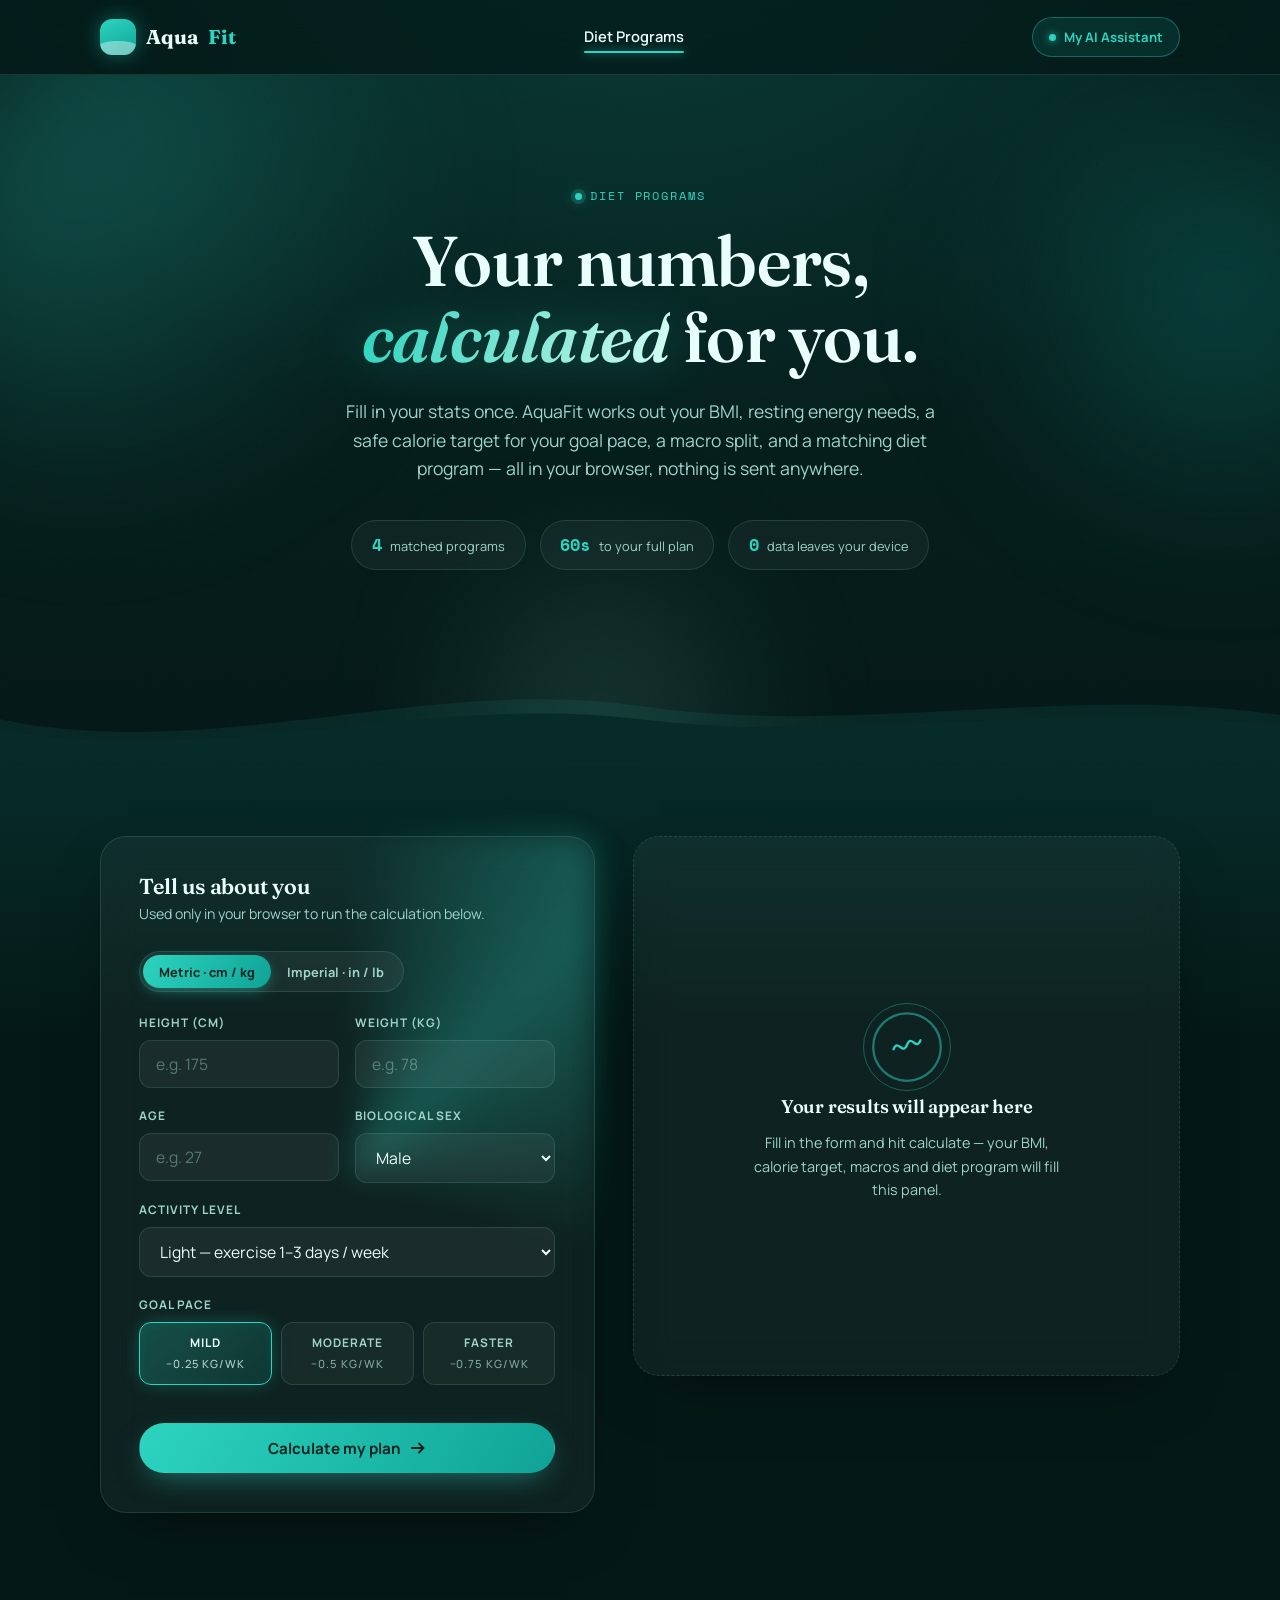
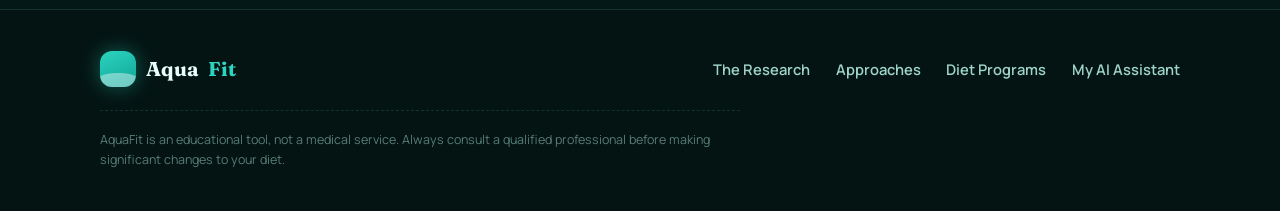
<file: index.html>
<!DOCTYPE html>
<html lang="en">
<head>
  <meta charset="UTF-8">
  <meta name="viewport" content="width=device-width, initial-scale=1.0">
  <title>Diet Programs — Build your calorie &amp; macro plan | AquaFit</title>
  <meta name="description" content="Enter your height and weight to calculate your BMI, BMR and daily calorie target, and get a matched weight loss diet program.">
  <link rel="stylesheet" href="style.css">
</head>
<body>

<div class="grain" aria-hidden="true"></div>

<nav class="site-nav">
  <div class="wrap">
    <a href="index.html" class="brand">
      <span class="brand-mark"><i></i></span>
      Aqua<em>Fit</em>
    </a>
    <ul class="nav-links">
      <!-- <li><a href="index.html">Home</a></li>
      <li><a href="index.html#research">The Research</a></li>
      <li><a href="index.html#approaches">Approaches</a></li> -->
      <li><a href="diet-programs.html" class="active">Diet Programs</a></li>
    </ul>
    <div class="nav-cta">
      <!-- Doctor AI runs as a separate app (Streamlit). Update the URL below when you deploy it. -->
      <a href="http://localhost:8501" target="_blank" rel="noopener" class="doctor-ai-badge" title="Chat with Doctor AI">
        <span class="doctor-ai-dot" aria-hidden="true"></span>
        My AI Assistant
      </a>
    </div>
  </div>
</nav>

<header class="hero">
  <div class="aurora" aria-hidden="true">
    <span class="blob b1"></span>
    <span class="blob b2"></span>
    <span class="blob b3"></span>
  </div>
  <div class="bubbles" id="bubbles" aria-hidden="true"></div>

  <div class="wrap hero-inner">
    <p class="eyebrow">Diet Programs</p>
    <h1>Your numbers,<br><em>calculated</em> for you.</h1>
    <p class="lede">Fill in your stats once. AquaFit works out your BMI, resting energy
    needs, a safe calorie target for your goal pace, a macro split, and a matching
    diet program — all in your browser, nothing is sent anywhere.</p>

    <div class="hero-chips">
      <div class="chip"><b>4</b><span>matched programs</span></div>
      <div class="chip"><b>60s</b><span>to your full plan</span></div>
      <div class="chip"><b>0</b><span>data leaves your device</span></div>
    </div>
  </div>

  <div class="wave-divider" aria-hidden="true">
    <svg viewBox="0 0 1440 110" preserveAspectRatio="none" xmlns="http://www.w3.org/2000/svg">
      <path fill="rgba(45,212,191,0.08)" d="M0,60 C240,110 480,10 720,45 C960,80 1200,20 1440,55 L1440,110 L0,110 Z"/>
      <path fill="#062b29" d="M0,72 C240,115 480,30 720,60 C960,90 1200,35 1440,68 L1440,110 L0,110 Z"/>
    </svg>
  </div>
</header>

<section id="calculator" class="calc-section">
  <div class="wrap calc-layout">

    <form class="calc-card glass" id="dietForm" novalidate data-reveal>
      <div class="card-glow" aria-hidden="true"></div>
      <h3>Tell us about you</h3>
      <p class="sub">Used only in your browser to run the calculation below.</p>

      <div class="calc-error" id="formError">Please check the highlighted fields — enter realistic height and weight values.</div>

      <div class="unit-toggle" role="group" aria-label="Units">
        <button type="button" class="active" data-units="metric" id="unitMetricBtn">Metric · cm / kg</button>
        <button type="button" data-units="imperial" id="unitImperialBtn">Imperial · in / lb</button>
      </div>

      <div class="field-row">
        <div class="field">
          <label for="height">Height <span id="heightUnit">(cm)</span></label>
          <input type="number" id="height" inputmode="decimal" placeholder="e.g. 175" required min="1">
        </div>
        <div class="field">
          <label for="weight">Weight <span id="weightUnit">(kg)</span></label>
          <input type="number" id="weight" inputmode="decimal" placeholder="e.g. 78" required min="1">
        </div>
      </div>

      <div class="field-row">
        <div class="field">
          <label for="age">Age</label>
          <input type="number" id="age" inputmode="numeric" placeholder="e.g. 27" required min="14" max="90">
        </div>
        <div class="field">
          <label for="sex">Biological sex</label>
          <select id="sex" required>
            <option value="male">Male</option>
            <option value="female">Female</option>
          </select>
        </div>
      </div>

      <div class="field">
        <label for="activity">Activity level</label>
        <select id="activity">
          <option value="1.2">Sedentary — desk job, little exercise</option>
          <option value="1.375" selected>Light — exercise 1–3 days / week</option>
          <option value="1.55">Moderate — exercise 3–5 days / week</option>
          <option value="1.725">Very active — exercise 6–7 days / week</option>
          <option value="1.9">Extra active — hard training + physical job</option>
        </select>
      </div>

      <div class="field">
        <label>Goal pace</label>
        <div class="goal-pills" id="goalPills">
          <label class="goal-pill checked">
            <input type="radio" name="goal" value="mild" checked>
            <span>Mild</span>
            <small>−0.25 kg/wk</small>
          </label>
          <label class="goal-pill">
            <input type="radio" name="goal" value="moderate">
            <span>Moderate</span>
            <small>−0.5 kg/wk</small>
          </label>
          <label class="goal-pill">
            <input type="radio" name="goal" value="aggressive">
            <span>Faster</span>
            <small>−0.75 kg/wk</small>
          </label>
        </div>
      </div>

      <button type="submit" class="btn btn-primary calc-submit">
        Calculate my plan
        <svg width="16" height="16" viewBox="0 0 16 16" fill="none" xmlns="http://www.w3.org/2000/svg" aria-hidden="true">
          <path d="M2 8h11M9 3.5 13.5 8 9 12.5" stroke="currentColor" stroke-width="1.8" stroke-linecap="round" stroke-linejoin="round"/>
        </svg>
      </button>
    </form>

    <div class="results">
      <div class="results-empty glass" id="resultsEmpty" data-reveal>
        <div class="pulse-ring" aria-hidden="true">
          <svg viewBox="0 0 64 64" fill="none" xmlns="http://www.w3.org/2000/svg">
            <circle cx="32" cy="32" r="30" stroke="rgba(45,212,191,0.5)" stroke-width="2"/>
            <path d="M20 34c4-10 8 6 12-4s8 6 12-4" stroke="#2dd4bf" stroke-width="2" stroke-linecap="round"/>
          </svg>
        </div>
        <h4>Your results will appear here</h4>
        <p>Fill in the form and hit calculate — your BMI, calorie target, macros and diet program will fill this panel.</p>
      </div>

      <div class="results-content" id="resultsContent">

        <div class="result-top">
          <div class="gauge-card glass">
            <div class="gauge-ring" aria-hidden="true"></div>
            <div class="gauge">
              <div class="gauge-liquid" id="gaugeLiquid">
                <svg viewBox="0 0 300 60" preserveAspectRatio="none" xmlns="http://www.w3.org/2000/svg">
                  <path fill="#2dd4bf" d="M0,20 C50,0 100,40 150,20 C200,0 250,40 300,20 L300,60 L0,60 Z"/>
                </svg>
              </div>
              <div class="gauge-num">
                <b id="gaugeBmi">--</b>
                <span>BMI</span>
              </div>
            </div>
            <div class="gauge-caption" id="bmiCategory">—</div>
            <div class="bmi-scale" aria-hidden="true">
              <div class="bmi-scale-track">
                <span class="seg s-under"></span>
                <span class="seg s-normal"></span>
                <span class="seg s-over"></span>
                <span class="seg s-obese"></span>
                <i class="bmi-marker" id="bmiMarker"></i>
              </div>
              <div class="bmi-scale-labels">
                <span>15</span><span>18.5</span><span>25</span><span>30</span><span>40</span>
              </div>
            </div>
          </div>

          <div class="stat-stack">
            <div class="stat-row glass">
              <span class="label">BMR · resting energy</span>
              <span class="value" id="statBmr">-- kcal</span>
            </div>
            <div class="stat-row glass">
              <span class="label">Maintenance · TDEE</span>
              <span class="value" id="statTdee">-- kcal</span>
            </div>
            <div class="stat-row glass highlight">
              <span class="label">Daily target for your goal</span>
              <span class="value" id="statTarget">-- kcal</span>
            </div>
            <div class="stat-row glass">
              <span class="label">Estimated pace</span>
              <span class="value" id="statPace">--</span>
            </div>
          </div>
        </div>

        <div class="macro-card glass">
          <h4>Daily macro split</h4>
          <div class="macro-bar">
            <span class="macro-seg-protein" id="barProtein" style="width:0%"></span>
            <span class="macro-seg-carb" id="barCarb" style="width:0%"></span>
            <span class="macro-seg-fat" id="barFat" style="width:0%"></span>
          </div>
          <div class="macro-legend">
            <div><i class="dot-protein"></i>Protein <b id="legProtein">--g</b></div>
            <div><i class="dot-carb"></i>Carbs <b id="legCarb">--g</b></div>
            <div><i class="dot-fat"></i>Fat <b id="legFat">--g</b></div>
          </div>
        </div>

        <div class="plan-card glass">
          <div class="plan-title">
            <h4 id="planName">—</h4>
            <span class="plan-tag" id="planTag">MATCHED PROGRAM</span>
          </div>
          <p class="desc" id="planDesc">—</p>
          <div class="plan-meals" id="planMeals"></div>
        </div>

        <p class="results-disclaimer warn" id="lowCalWarning" style="display:none;">
          Your calculated target came out below a safe daily minimum, so we've capped it.
          Very low calorie intakes should only be done under medical supervision — please
          talk to a doctor or dietitian before going below this level.
        </p>
        <p class="results-disclaimer">
          These figures are educational estimates from standard formulas (Mifflin-St Jeor),
          not a medical prescription. BMI in particular doesn't account for muscle mass,
          frame size, or body composition. Check in with a doctor or registered dietitian
          before starting any new diet.
        </p>
      </div>
    </div>

  </div>
</section>

<footer class="site-footer">
  <div class="wrap">
    <div class="footer-grid">
      <a href="index.html" class="brand">
        <span class="brand-mark"><i></i></span>
        Aqua<em>Fit</em>
      </a>
      <ul class="nav-links">
        <li><a href="index.html#research">The Research</a></li>
        <li><a href="index.html#approaches">Approaches</a></li>
        <li><a href="diet-programs.html">Diet Programs</a></li>
        <li><a href="http://localhost:8501" target="_blank" rel="noopener">My AI Assistant</a></li>
      </ul>
    </div>
    <p class="footer-note">
      AquaFit is an educational tool, not a medical service. Always consult a qualified
      professional before making significant changes to your diet.
    </p>
  </div>
</footer>

<script src="script.js"></script>
</body>
</html>
</file>
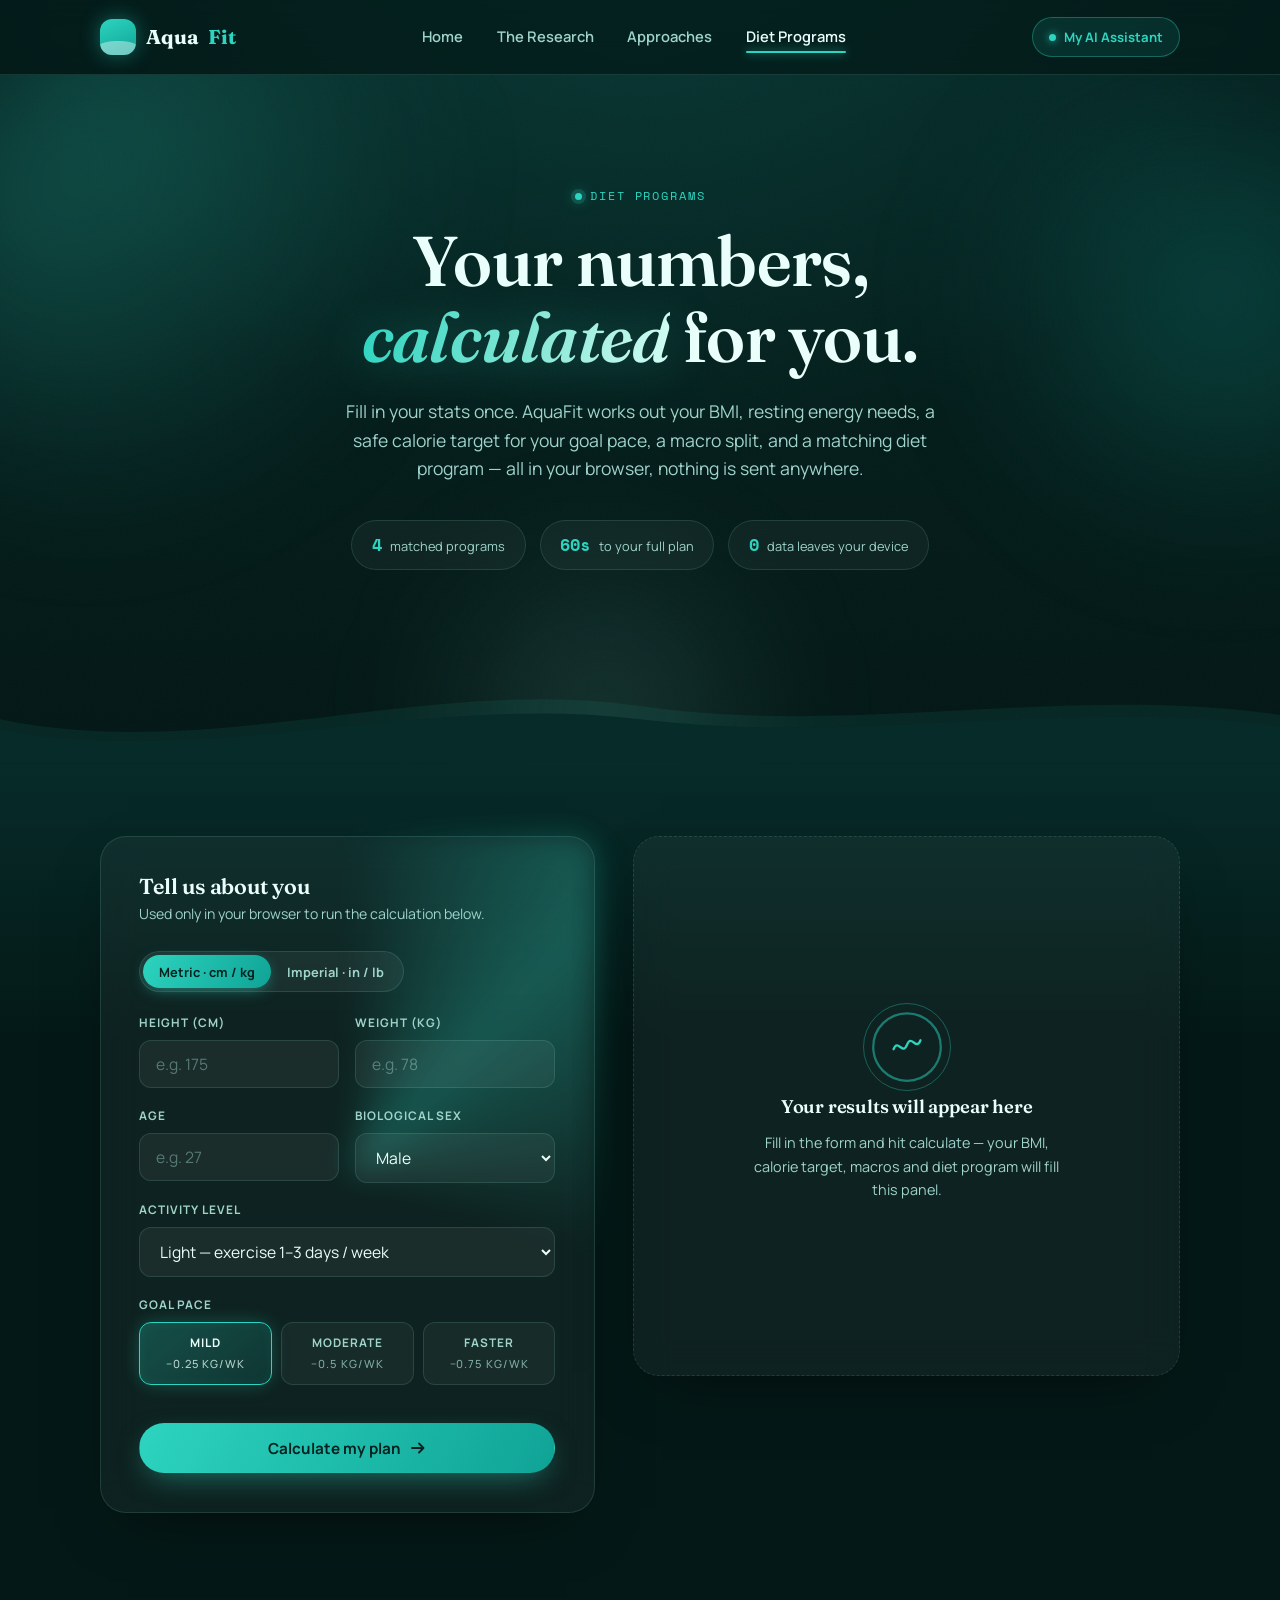
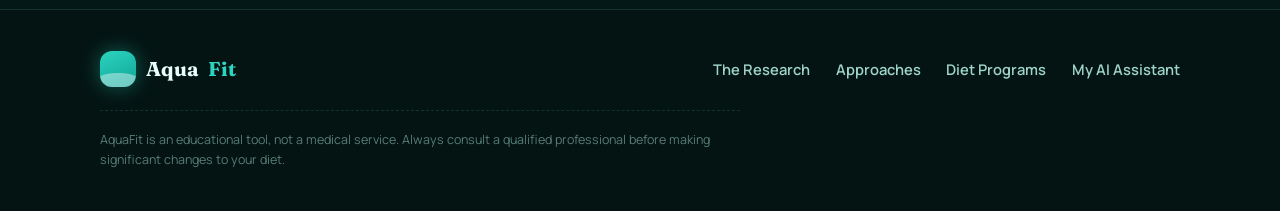
<file: diet-programs.html>
<!-- AquaFit — Deep Ocean redesign -->
<!DOCTYPE html>
<html lang="en">
<head>
  <meta charset="UTF-8">
  <meta name="viewport" content="width=device-width, initial-scale=1.0">
  <title>Diet Programs — Build your calorie &amp; macro plan | AquaFit</title>
  <meta name="description" content="Enter your height and weight to calculate your BMI, BMR and daily calorie target, and get a matched weight loss diet program.">
  <link rel="stylesheet" href="style.css">
</head>
<body>

<div class="grain" aria-hidden="true"></div>

<nav class="site-nav">
  <div class="wrap">
    <a href="index.html" class="brand">
      <span class="brand-mark"><i></i></span>
      Aqua<em>Fit</em>
    </a>
    <ul class="nav-links">
      <li><a href="index.html">Home</a></li>
      <li><a href="index.html#research">The Research</a></li>
      <li><a href="index.html#approaches">Approaches</a></li>
      <li><a href="diet-programs.html" class="active">Diet Programs</a></li>
    </ul>
    <div class="nav-cta">
      <!-- Doctor AI runs as a separate app (Streamlit). Update the URL below when you deploy it. -->
      <a href="http://localhost:8501" target="_blank" rel="noopener" class="doctor-ai-badge" title="Chat with Doctor AI">
        <span class="doctor-ai-dot" aria-hidden="true"></span>
        My AI Assistant
      </a>
    </div>
  </div>
</nav>

<header class="hero">
  <div class="aurora" aria-hidden="true">
    <span class="blob b1"></span>
    <span class="blob b2"></span>
    <span class="blob b3"></span>
  </div>
  <div class="bubbles" id="bubbles" aria-hidden="true"></div>

  <div class="wrap hero-inner">
    <p class="eyebrow">Diet Programs</p>
    <h1>Your numbers,<br><em>calculated</em> for you.</h1>
    <p class="lede">Fill in your stats once. AquaFit works out your BMI, resting energy
    needs, a safe calorie target for your goal pace, a macro split, and a matching
    diet program — all in your browser, nothing is sent anywhere.</p>

    <div class="hero-chips">
      <div class="chip"><b>4</b><span>matched programs</span></div>
      <div class="chip"><b>60s</b><span>to your full plan</span></div>
      <div class="chip"><b>0</b><span>data leaves your device</span></div>
    </div>
  </div>

  <div class="wave-divider" aria-hidden="true">
    <svg viewBox="0 0 1440 110" preserveAspectRatio="none" xmlns="http://www.w3.org/2000/svg">
      <path fill="rgba(45,212,191,0.08)" d="M0,60 C240,110 480,10 720,45 C960,80 1200,20 1440,55 L1440,110 L0,110 Z"/>
      <path fill="#062b29" d="M0,72 C240,115 480,30 720,60 C960,90 1200,35 1440,68 L1440,110 L0,110 Z"/>
    </svg>
  </div>
</header>

<section id="calculator" class="calc-section">
  <div class="wrap calc-layout">

    <form class="calc-card glass" id="dietForm" novalidate data-reveal>
      <div class="card-glow" aria-hidden="true"></div>
      <h3>Tell us about you</h3>
      <p class="sub">Used only in your browser to run the calculation below.</p>

      <div class="calc-error" id="formError">Please check the highlighted fields — enter realistic height and weight values.</div>

      <div class="unit-toggle" role="group" aria-label="Units">
        <button type="button" class="active" data-units="metric" id="unitMetricBtn">Metric · cm / kg</button>
        <button type="button" data-units="imperial" id="unitImperialBtn">Imperial · in / lb</button>
      </div>

      <div class="field-row">
        <div class="field">
          <label for="height">Height <span id="heightUnit">(cm)</span></label>
          <input type="number" id="height" inputmode="decimal" placeholder="e.g. 175" required min="1">
        </div>
        <div class="field">
          <label for="weight">Weight <span id="weightUnit">(kg)</span></label>
          <input type="number" id="weight" inputmode="decimal" placeholder="e.g. 78" required min="1">
        </div>
      </div>

      <div class="field-row">
        <div class="field">
          <label for="age">Age</label>
          <input type="number" id="age" inputmode="numeric" placeholder="e.g. 27" required min="14" max="90">
        </div>
        <div class="field">
          <label for="sex">Biological sex</label>
          <select id="sex" required>
            <option value="male">Male</option>
            <option value="female">Female</option>
          </select>
        </div>
      </div>

      <div class="field">
        <label for="activity">Activity level</label>
        <select id="activity">
          <option value="1.2">Sedentary — desk job, little exercise</option>
          <option value="1.375" selected>Light — exercise 1–3 days / week</option>
          <option value="1.55">Moderate — exercise 3–5 days / week</option>
          <option value="1.725">Very active — exercise 6–7 days / week</option>
          <option value="1.9">Extra active — hard training + physical job</option>
        </select>
      </div>

      <div class="field">
        <label>Goal pace</label>
        <div class="goal-pills" id="goalPills">
          <label class="goal-pill checked">
            <input type="radio" name="goal" value="mild" checked>
            <span>Mild</span>
            <small>−0.25 kg/wk</small>
          </label>
          <label class="goal-pill">
            <input type="radio" name="goal" value="moderate">
            <span>Moderate</span>
            <small>−0.5 kg/wk</small>
          </label>
          <label class="goal-pill">
            <input type="radio" name="goal" value="aggressive">
            <span>Faster</span>
            <small>−0.75 kg/wk</small>
          </label>
        </div>
      </div>

      <button type="submit" class="btn btn-primary calc-submit">
        Calculate my plan
        <svg width="16" height="16" viewBox="0 0 16 16" fill="none" xmlns="http://www.w3.org/2000/svg" aria-hidden="true">
          <path d="M2 8h11M9 3.5 13.5 8 9 12.5" stroke="currentColor" stroke-width="1.8" stroke-linecap="round" stroke-linejoin="round"/>
        </svg>
      </button>
    </form>

    <div class="results">
      <div class="results-empty glass" id="resultsEmpty" data-reveal>
        <div class="pulse-ring" aria-hidden="true">
          <svg viewBox="0 0 64 64" fill="none" xmlns="http://www.w3.org/2000/svg">
            <circle cx="32" cy="32" r="30" stroke="rgba(45,212,191,0.5)" stroke-width="2"/>
            <path d="M20 34c4-10 8 6 12-4s8 6 12-4" stroke="#2dd4bf" stroke-width="2" stroke-linecap="round"/>
          </svg>
        </div>
        <h4>Your results will appear here</h4>
        <p>Fill in the form and hit calculate — your BMI, calorie target, macros and diet program will fill this panel.</p>
      </div>

      <div class="results-content" id="resultsContent">

        <div class="result-top">
          <div class="gauge-card glass">
            <div class="gauge-ring" aria-hidden="true"></div>
            <div class="gauge">
              <div class="gauge-liquid" id="gaugeLiquid">
                <svg viewBox="0 0 300 60" preserveAspectRatio="none" xmlns="http://www.w3.org/2000/svg">
                  <path fill="#2dd4bf" d="M0,20 C50,0 100,40 150,20 C200,0 250,40 300,20 L300,60 L0,60 Z"/>
                </svg>
              </div>
              <div class="gauge-num">
                <b id="gaugeBmi">--</b>
                <span>BMI</span>
              </div>
            </div>
            <div class="gauge-caption" id="bmiCategory">—</div>
            <div class="bmi-scale" aria-hidden="true">
              <div class="bmi-scale-track">
                <span class="seg s-under"></span>
                <span class="seg s-normal"></span>
                <span class="seg s-over"></span>
                <span class="seg s-obese"></span>
                <i class="bmi-marker" id="bmiMarker"></i>
              </div>
              <div class="bmi-scale-labels">
                <span>15</span><span>18.5</span><span>25</span><span>30</span><span>40</span>
              </div>
            </div>
          </div>

          <div class="stat-stack">
            <div class="stat-row glass">
              <span class="label">BMR · resting energy</span>
              <span class="value" id="statBmr">-- kcal</span>
            </div>
            <div class="stat-row glass">
              <span class="label">Maintenance · TDEE</span>
              <span class="value" id="statTdee">-- kcal</span>
            </div>
            <div class="stat-row glass highlight">
              <span class="label">Daily target for your goal</span>
              <span class="value" id="statTarget">-- kcal</span>
            </div>
            <div class="stat-row glass">
              <span class="label">Estimated pace</span>
              <span class="value" id="statPace">--</span>
            </div>
          </div>
        </div>

        <div class="macro-card glass">
          <h4>Daily macro split</h4>
          <div class="macro-bar">
            <span class="macro-seg-protein" id="barProtein" style="width:0%"></span>
            <span class="macro-seg-carb" id="barCarb" style="width:0%"></span>
            <span class="macro-seg-fat" id="barFat" style="width:0%"></span>
          </div>
          <div class="macro-legend">
            <div><i class="dot-protein"></i>Protein <b id="legProtein">--g</b></div>
            <div><i class="dot-carb"></i>Carbs <b id="legCarb">--g</b></div>
            <div><i class="dot-fat"></i>Fat <b id="legFat">--g</b></div>
          </div>
        </div>

        <div class="plan-card glass">
          <div class="plan-title">
            <h4 id="planName">—</h4>
            <span class="plan-tag" id="planTag">MATCHED PROGRAM</span>
          </div>
          <p class="desc" id="planDesc">—</p>
          <div class="plan-meals" id="planMeals"></div>
        </div>

        <p class="results-disclaimer warn" id="lowCalWarning" style="display:none;">
          Your calculated target came out below a safe daily minimum, so we've capped it.
          Very low calorie intakes should only be done under medical supervision — please
          talk to a doctor or dietitian before going below this level.
        </p>
        <p class="results-disclaimer">
          These figures are educational estimates from standard formulas (Mifflin-St Jeor),
          not a medical prescription. BMI in particular doesn't account for muscle mass,
          frame size, or body composition. Check in with a doctor or registered dietitian
          before starting any new diet.
        </p>
      </div>
    </div>

  </div>
</section>

<footer class="site-footer">
  <div class="wrap">
    <div class="footer-grid">
      <a href="index.html" class="brand">
        <span class="brand-mark"><i></i></span>
        Aqua<em>Fit</em>
      </a>
      <ul class="nav-links">
        <li><a href="index.html#research">The Research</a></li>
        <li><a href="index.html#approaches">Approaches</a></li>
        <li><a href="diet-programs.html">Diet Programs</a></li>
        <li><a href="http://localhost:8501" target="_blank" rel="noopener">My AI Assistant</a></li>
      </ul>
    </div>
    <p class="footer-note">
      AquaFit is an educational tool, not a medical service. Always consult a qualified
      professional before making significant changes to your diet.
    </p>
  </div>
</footer>

<script src="script.js"></script>
</body>
</html>
</file>
<file: style.css>
@import url('https://fonts.googleapis.com/css2?family=Fraunces:opsz,wght@9..144,400;9..144,500;9..144,600;9..144,700&family=Manrope:wght@400;500;600;700;800&family=Space+Mono:wght@400;700&display=swap');

:root{
    --abyss: #041917;
    --deep: #062b29;
    --deep-2: #08312e;
    --ink: #eafffb;
    --ink-soft: #9fd4cb;
    --brand: #0fa396;
    --aqua: #2dd4bf;
    --aqua-light: #8de9d8;
    --coral: #ff8a65;
    --line: rgba(141,233,216,0.14);
    --glass: rgba(255,255,255,0.045);
    --glass-2: rgba(255,255,255,0.07);

    --font-display: 'Fraunces', serif;
    --font-body: 'Manrope', sans-serif;
    --font-mono: 'Space Mono', monospace;

    --radius-lg: 26px;
    --radius-md: 16px;
    --radius-sm: 12px;
    --shadow-soft: 0 24px 60px -28px rgba(0,0,0,0.65);
    --glow: 0 0 32px rgba(45,212,191,0.25);
    --ease: cubic-bezier(0.22, 1, 0.36, 1);
}

*{ box-sizing:border-box; margin:0; padding:0; }
html{ scroll-behavior:smooth; }

@media (prefers-reduced-motion: reduce){
    html{ scroll-behavior:auto; }
    *{ animation-duration:0.001ms !important; animation-iteration-count:1 !important; transition-duration:0.001ms !important; }
}

body{
    font-family:var(--font-body);
    color:var(--ink);
    background:
        radial-gradient(90% 60% at 50% -10%, #0a3f3a 0%, transparent 60%),
        linear-gradient(180deg, #052220 0%, var(--abyss) 40%);
    background-color:var(--abyss);
    -webkit-font-smoothing:antialiased;
    line-height:1.6;
    overflow-x:hidden;
}

a{ color:inherit; text-decoration:none; }
img,svg{ display:block; max-width:100%; }
ul{ list-style:none; }
button{ font-family:inherit; cursor:pointer; }

:focus-visible{
    outline:2.5px solid var(--aqua);
    outline-offset:3px;
    border-radius:4px;
}

::selection{ background:rgba(45,212,191,0.35); }

.wrap{
    max-width:1160px;
    margin:0 auto;
    padding:0 clamp(1.25rem, 4vw, 2.5rem);
}

h1,h2,h3,h4{
    font-family:var(--font-display);
    color:var(--ink);
    font-weight:600;
    letter-spacing:-0.01em;
    line-height:1.08;
}

.grain{
    position:fixed; inset:0;
    pointer-events:none;
    z-index:1;
    opacity:0.5;
    background-image:url("data:image/svg+xml,%3Csvg xmlns='http://www.w3.org/2000/svg' width='140' height='140'%3E%3Cfilter id='n'%3E%3CfeTurbulence type='fractalNoise' baseFrequency='0.9' numOctaves='2'/%3E%3CfeColorMatrix type='saturate' values='0'/%3E%3CfeComponentTransfer%3E%3CfeFuncA type='linear' slope='0.05'/%3E%3C/feComponentTransfer%3E%3C/filter%3E%3Crect width='100%25' height='100%25' filter='url(%23n)'/%3E%3C/svg%3E");
}

.glass{
    background:var(--glass);
    border:1px solid var(--line);
    backdrop-filter:blur(18px);
    -webkit-backdrop-filter:blur(18px);
    border-radius:var(--radius-lg);
    box-shadow:var(--shadow-soft);
}

.eyebrow{
    display:inline-flex;
    align-items:center;
    gap:0.55rem;
    font-family:var(--font-mono);
    font-size:0.72rem;
    letter-spacing:0.16em;
    text-transform:uppercase;
    color:var(--aqua);
    margin-bottom:1.1rem;
}
.eyebrow::before{
    content:"";
    width:7px; height:7px;
    border-radius:50%;
    background:var(--aqua);
    box-shadow:0 0 0 4px rgba(45,212,191,0.18), 0 0 14px rgba(45,212,191,0.8);
    animation:pulseDot 2.4s ease-in-out infinite;
}

@keyframes pulseDot{
    0%,100%{ transform:scale(1); }
    50%{ transform:scale(1.35); }
}

.btn{
    display:inline-flex;
    align-items:center;
    gap:0.55rem;
    font-family:var(--font-body);
    font-weight:700;
    font-size:0.95rem;
    padding:0.85rem 1.6rem;
    border-radius:999px;
    border:1.5px solid transparent;
    transition:transform 0.25s var(--ease), box-shadow 0.25s var(--ease), background 0.2s, color 0.2s, border-color 0.2s;
}
.btn-primary{
    background:linear-gradient(120deg, var(--aqua) 0%, var(--brand) 100%);
    color:#03211f;
    box-shadow:0 10px 30px -10px rgba(45,212,191,0.55);
}
.btn-primary:hover{
    transform:translateY(-2px);
    box-shadow:0 16px 40px -10px rgba(45,212,191,0.7), var(--glow);
}
.btn-primary:active{ transform:translateY(0); }
.btn-glow{
    background:rgba(45,212,191,0.12);
    color:var(--aqua);
    border-color:rgba(45,212,191,0.4);
}
.btn-glow:hover{
    background:rgba(45,212,191,0.22);
    box-shadow:var(--glow);
    transform:translateY(-2px);
}

.site-nav{
    position:sticky;
    top:0;
    z-index:50;
    background:rgba(4,25,23,0.7);
    backdrop-filter:blur(16px);
    -webkit-backdrop-filter:blur(16px);
    border-bottom:1px solid var(--line);
}
.site-nav .wrap{
    display:flex;
    align-items:center;
    justify-content:space-between;
    height:74px;
}
.brand{
    display:flex;
    align-items:center;
    gap:0.6rem;
    font-family:var(--font-display);
    font-weight:700;
    font-size:1.25rem;
    color:var(--ink);
}
.brand em{ font-style:normal; color:var(--aqua); }
.brand-mark{
    width:36px; height:36px;
    border-radius:12px;
    background:linear-gradient(155deg, var(--aqua) 0%, var(--brand) 100%);
    position:relative;
    overflow:hidden;
    flex-shrink:0;
    box-shadow:0 0 20px rgba(45,212,191,0.4);
}
.brand-mark i{
    position:absolute;
    left:-10%; right:-10%; bottom:-6px;
    height:55%;
    background:rgba(255,255,255,0.4);
    border-radius:45%;
    animation:markWave 4.5s ease-in-out infinite;
}
@keyframes markWave{
    0%,100%{ transform:translateY(0) scaleX(1); }
    50%{ transform:translateY(-4px) scaleX(1.1); }
}
.nav-links{
    display:flex;
    align-items:center;
    gap:2.1rem;
    font-size:0.92rem;
    font-weight:600;
}
.nav-links a{
    position:relative;
    color:var(--ink-soft);
    padding:0.3rem 0;
    transition:color 0.2s;
}
.nav-links a::after{
    content:"";
    position:absolute; left:0; right:100%; bottom:-2px;
    height:2px;
    border-radius:2px;
    background:var(--aqua);
    box-shadow:0 0 10px rgba(45,212,191,0.8);
    transition:right 0.28s var(--ease);
}
.nav-links a:hover{ color:var(--ink); }
.nav-links a:hover::after,
.nav-links a.active::after{ right:0; }
.nav-links a.active{ color:var(--ink); }
.nav-cta{ display:flex; align-items:center; gap:0.9rem; }

/* ── DOCTOR AI BADGE ── */
.doctor-ai-badge{
    display:inline-flex;
    align-items:center;
    gap:0.5rem;
    padding:0.55rem 1rem;
    border-radius:999px;
    background:rgba(45,212,191,0.1);
    border:1.5px solid rgba(45,212,191,0.35);
    color:var(--aqua);
    font-size:0.82rem;
    font-weight:700;
    transition:background 0.2s, border-color 0.2s, transform 0.2s, box-shadow 0.2s;
}
.doctor-ai-badge:hover{
    background:rgba(45,212,191,0.2);
    border-color:var(--aqua);
    transform:translateY(-2px);
    box-shadow:0 0 20px -4px rgba(45,212,191,0.5);
}
.doctor-ai-dot{
    width:7px; height:7px;
    border-radius:50%;
    background:var(--aqua);
    box-shadow:0 0 8px rgba(45,212,191,0.9);
    animation:pulseDot 2.4s ease-in-out infinite;
    flex-shrink:0;
}

.hero{
    position:relative;
    padding:clamp(4rem,9vw,7rem) 0 0;
    overflow:hidden;
}
.hero-inner{
    position:relative;
    z-index:3;
    padding-bottom:clamp(4rem,8vw,6rem);
    text-align:center;
    display:flex;
    flex-direction:column;
    align-items:center;
}
.hero h1{
    font-size:clamp(2.6rem, 6vw, 4.4rem);
    margin-bottom:1.4rem;
}
.hero h1 em{
    font-style:italic;
    background:linear-gradient(100deg, var(--aqua) 0%, var(--aqua-light) 60%, #d3fef4 100%);
    -webkit-background-clip:text;
    background-clip:text;
    color:transparent;
    text-shadow:none;
    filter:drop-shadow(0 0 24px rgba(45,212,191,0.35));
}
.hero .lede{
    font-size:1.1rem;
    color:var(--ink-soft);
    max-width:56ch;
    margin:0 auto 2.4rem;
}

.hero-chips{
    display:flex;
    gap:0.9rem;
    flex-wrap:wrap;
    justify-content:center;
}
.chip{
    display:flex;
    align-items:baseline;
    gap:0.55rem;
    padding:0.65rem 1.2rem;
    border-radius:999px;
    background:var(--glass);
    border:1px solid var(--line);
    backdrop-filter:blur(10px);
}
.chip b{
    font-family:var(--font-mono);
    font-size:1.05rem;
    color:var(--aqua);
}
.chip span{ font-size:0.8rem; color:var(--ink-soft); }

.aurora{ position:absolute; inset:0; z-index:1; filter:blur(70px); }
.blob{
    position:absolute;
    border-radius:50%;
    opacity:0.55;
    mix-blend-mode:screen;
}
.b1{
    width:44vw; height:44vw; min-width:340px; min-height:340px;
    background:radial-gradient(circle at 30% 30%, rgba(45,212,191,0.5), transparent 65%);
    top:-12%; left:-8%;
    animation:drift1 16s ease-in-out infinite;
}
.b2{
    width:36vw; height:36vw; min-width:300px; min-height:300px;
    background:radial-gradient(circle at 60% 40%, rgba(15,163,150,0.55), transparent 65%);
    top:5%; right:-10%;
    animation:drift2 20s ease-in-out infinite;
}
.b3{
    width:30vw; height:30vw; min-width:260px; min-height:260px;
    background:radial-gradient(circle at 50% 50%, rgba(141,233,216,0.35), transparent 65%);
    bottom:-20%; left:32%;
    animation:drift3 18s ease-in-out infinite;
}
@keyframes drift1{ 0%,100%{ transform:translate(0,0) scale(1);} 50%{ transform:translate(6%,8%) scale(1.12);} }
@keyframes drift2{ 0%,100%{ transform:translate(0,0) scale(1);} 50%{ transform:translate(-8%,10%) scale(0.92);} }
@keyframes drift3{ 0%,100%{ transform:translate(0,0) scale(1);} 50%{ transform:translate(5%,-9%) scale(1.08);} }

.bubbles{ position:absolute; inset:0; z-index:2; overflow:hidden; pointer-events:none; }
.bubbles span{
    position:absolute;
    bottom:-40px;
    border-radius:50%;
    background:radial-gradient(circle at 32% 30%, rgba(255,255,255,0.5), rgba(141,233,216,0.12) 60%, transparent 70%);
    border:1px solid rgba(141,233,216,0.25);
    animation:rise linear infinite;
}
@keyframes rise{
    0%{ transform:translateY(0) translateX(0); opacity:0; }
    8%{ opacity:0.8; }
    100%{ transform:translateY(-110vh) translateX(4vw); opacity:0; }
}

.wave-divider{ display:block; width:100%; line-height:0; position:relative; z-index:3; }
.wave-divider svg{ width:100%; height:auto; }

.calc-section{
    position:relative;
    z-index:3;
    background:linear-gradient(180deg, #062b29 0%, var(--abyss) 32%);
    padding:clamp(2.5rem,6vw,4.5rem) 0 clamp(4rem,8vw,6rem);
}
.calc-layout{
    display:grid;
    grid-template-columns:0.95fr 1.05fr;
    gap:2.4rem;
    align-items:flex-start;
}

.calc-card{
    padding:clamp(1.7rem,3vw,2.5rem);
    overflow:visible;
}
.card-glow{
    position:absolute;
    inset:-2px;
    z-index:-1;
    border-radius:inherit;
    background:conic-gradient(from 0deg, transparent 0%, rgba(45,212,191,0.5) 12%, transparent 30%);
    animation:spinEdge 7s linear infinite;
    filter:blur(14px);
    opacity:0.6;
}
@keyframes spinEdge{ to{ transform:rotate(360deg); } }
.calc-card h3{ font-size:1.35rem; margin-bottom:0.3rem; }
.calc-card .sub{ font-size:0.88rem; color:var(--ink-soft); margin-bottom:1.6rem; }

.field-row{
    display:grid;
    grid-template-columns:1fr 1fr;
    gap:1rem;
}
.field{ margin-bottom:1.15rem; }
.field label{
    display:block;
    font-size:0.74rem;
    font-weight:700;
    text-transform:uppercase;
    letter-spacing:0.08em;
    color:var(--ink-soft);
    margin-bottom:0.45rem;
}
.field input,
.field select{
    width:100%;
    font-family:var(--font-body);
    font-size:0.98rem;
    color:var(--ink);
    background:rgba(255,255,255,0.05);
    border:1.5px solid var(--line);
    border-radius:var(--radius-sm);
    padding:0.75rem 0.95rem;
    transition:border-color 0.2s, background 0.2s, box-shadow 0.2s;
}
.field select option{ background:var(--deep); color:var(--ink); }
.field input::placeholder{ color:rgba(159,212,203,0.45); }
.field input:focus,
.field select:focus{
    border-color:var(--aqua);
    background:rgba(45,212,191,0.08);
    box-shadow:0 0 0 4px rgba(45,212,191,0.12);
    outline:none;
}

.unit-toggle{
    display:inline-flex;
    background:rgba(255,255,255,0.05);
    border:1px solid var(--line);
    border-radius:999px;
    padding:3px;
    margin-bottom:1.4rem;
}
.unit-toggle button{
    border:none;
    background:transparent;
    padding:0.45rem 1rem;
    font-size:0.8rem;
    font-weight:700;
    border-radius:999px;
    color:var(--ink-soft);
    transition:background 0.2s, color 0.2s, box-shadow 0.2s;
}
.unit-toggle button.active{
    background:linear-gradient(120deg, var(--aqua), var(--brand));
    color:#03211f;
    box-shadow:0 4px 16px -4px rgba(45,212,191,0.6);
}

.goal-pills{
    display:flex;
    gap:0.6rem;
    margin-bottom:1.5rem;
    flex-wrap:wrap;
}
.goal-pill{
    flex:1;
    min-width:100px;
    text-align:center;
    padding:0.7rem 0.5rem;
    border-radius:var(--radius-sm);
    border:1.5px solid var(--line);
    background:rgba(255,255,255,0.04);
    font-size:0.84rem;
    font-weight:700;
    color:var(--ink-soft);
    cursor:pointer;
    transition:all 0.22s var(--ease);
}
.goal-pill:hover{ border-color:rgba(45,212,191,0.5); transform:translateY(-2px); }
.goal-pill input{ display:none; }
.goal-pill span{ display:block; }
.goal-pill small{ display:block; font-weight:500; font-size:0.7rem; margin-top:0.15rem; opacity:0.75; }
.goal-pill.checked{
    background:linear-gradient(140deg, rgba(45,212,191,0.25), rgba(15,163,150,0.15));
    border-color:var(--aqua);
    color:var(--ink);
    box-shadow:0 0 20px -4px rgba(45,212,191,0.4), inset 0 0 12px rgba(45,212,191,0.08);
}

.calc-submit{ width:100%; justify-content:center; margin-top:0.4rem; }
.calc-error{
    display:none;
    background:rgba(255,138,101,0.12);
    border:1px solid rgba(255,138,101,0.45);
    color:#ffb59d;
    border-radius:var(--radius-sm);
    padding:0.8rem 1rem;
    font-size:0.85rem;
    margin-bottom:1rem;
}
.calc-error.show{ display:block; animation:shake 0.4s var(--ease); }
@keyframes shake{
    0%,100%{ transform:translateX(0); }
    25%{ transform:translateX(-6px); }
    75%{ transform:translateX(6px); }
}

.results{
    min-height:540px;
    display:flex;
    flex-direction:column;
    gap:1.4rem;
}
.results-empty{
    flex:1;
    border-style:dashed;
    border-width:1.5px;
    display:flex;
    flex-direction:column;
    align-items:center;
    justify-content:center;
    text-align:center;
    padding:3rem 2rem;
    color:var(--ink-soft);
    gap:0.9rem;
}
.results-empty h4{ font-size:1.15rem; }
.results-empty p{ font-size:0.9rem; max-width:34ch; }
.pulse-ring{ position:relative; width:72px; }
.pulse-ring::after{
    content:"";
    position:absolute; inset:-8px;
    border-radius:50%;
    border:1.5px solid rgba(45,212,191,0.35);
    animation:ringPulse 2.6s ease-out infinite;
}
@keyframes ringPulse{
    0%{ transform:scale(0.85); opacity:1; }
    100%{ transform:scale(1.45); opacity:0; }
}

.results-content{ display:none; flex-direction:column; gap:1.4rem; }
.results-content.show{ display:flex; animation:floatIn 0.7s var(--ease); }
@keyframes floatIn{
    from{ opacity:0; transform:translateY(24px); }
    to{ opacity:1; transform:translateY(0); }
}

.result-top{
    display:grid;
    grid-template-columns:1fr 1.35fr;
    gap:1.2rem;
}

.gauge-card{
    padding:1.7rem 1.5rem;
    display:flex;
    flex-direction:column;
    align-items:center;
    gap:0.9rem;
    position:relative;
    overflow:hidden;
}
.gauge-ring{
    position:absolute;
    top:-60px; right:-60px;
    width:180px; height:180px;
    border-radius:50%;
    background:radial-gradient(circle, rgba(45,212,191,0.18), transparent 70%);
    pointer-events:none;
}
.gauge{
    position:relative;
    width:152px; height:152px;
    border-radius:50%;
    overflow:hidden;
    background:rgba(255,255,255,0.05);
    border:1.5px solid rgba(141,233,216,0.25);
    box-shadow:inset 0 0 30px rgba(45,212,191,0.12), 0 0 40px -10px rgba(45,212,191,0.35);
}
.gauge-liquid{
    position:absolute;
    left:-25%;
    width:150%;
    bottom:0;
    height:0%;
    transition:height 1.1s var(--ease);
}
.gauge-liquid svg{
    display:block;
    width:100%;
    animation:liquidSway 4s ease-in-out infinite;
}
@keyframes liquidSway{
    0%,100%{ transform:translateX(0); }
    50%{ transform:translateX(-4%); }
}
.gauge-num{
    position:absolute; inset:0;
    display:flex; flex-direction:column;
    align-items:center; justify-content:center;
    font-family:var(--font-mono);
    z-index:2;
    text-shadow:0 2px 12px rgba(4,25,23,0.8);
}
.gauge-num b{ font-size:1.8rem; line-height:1; }
.gauge-num span{ font-size:0.65rem; opacity:0.8; margin-top:0.3rem; letter-spacing:0.1em; text-transform:uppercase; }
.gauge-caption{ font-size:0.82rem; text-align:center; font-weight:700; letter-spacing:0.02em; }

.bmi-scale{ width:100%; margin-top:0.2rem; }
.bmi-scale-track{
    position:relative;
    display:flex;
    height:8px;
    border-radius:999px;
    overflow:visible;
}
.bmi-scale-track .seg{ height:100%; }
.bmi-scale-track .seg:first-child{ border-radius:999px 0 0 999px; }
.bmi-scale-track .seg:nth-last-child(2){ border-radius:0 999px 999px 0; }
.s-under{ width:14%; background:#3b82c4; }
.s-normal{ width:26%; background:#2dd4bf; }
.s-over{ width:20%; background:#e0b34c; }
.s-obese{ width:40%; background:var(--coral); }
.bmi-marker{
    position:absolute;
    top:-4px;
    left:0%;
    width:3px; height:16px;
    border-radius:2px;
    background:var(--ink);
    box-shadow:0 0 8px rgba(234,255,251,0.9);
    transition:left 1.1s var(--ease);
}
.bmi-scale-labels{
    display:flex;
    justify-content:space-between;
    font-family:var(--font-mono);
    font-size:0.6rem;
    color:var(--ink-soft);
    margin-top:0.35rem;
}

.stat-stack{ display:flex; flex-direction:column; gap:0.7rem; }
.stat-row{
    border-radius:var(--radius-md);
    padding:0.9rem 1.15rem;
    display:flex;
    align-items:center;
    justify-content:space-between;
    transition:transform 0.25s var(--ease), border-color 0.25s;
}
.stat-row:hover{ transform:translateX(4px); border-color:rgba(45,212,191,0.4); }
.stat-row .label{ font-size:0.82rem; color:var(--ink-soft); font-weight:600; }
.stat-row .value{ font-family:var(--font-mono); font-size:1.05rem; }
.stat-row.highlight{
    background:linear-gradient(120deg, rgba(45,212,191,0.18), rgba(15,163,150,0.08));
    border-color:rgba(45,212,191,0.45);
}
.stat-row.highlight .value{ color:var(--aqua); text-shadow:0 0 16px rgba(45,212,191,0.5); }

.macro-card{ padding:1.6rem 1.7rem; }
.macro-card h4{ font-size:1.05rem; margin-bottom:1rem; }
.macro-bar{
    display:flex;
    height:16px;
    border-radius:999px;
    overflow:hidden;
    margin-bottom:1rem;
    background:rgba(255,255,255,0.06);
    box-shadow:inset 0 1px 4px rgba(0,0,0,0.4);
}
.macro-bar span{ height:100%; transition:width 0.9s var(--ease); position:relative; }
.macro-bar span::after{
    content:"";
    position:absolute; inset:0;
    background:linear-gradient(180deg, rgba(255,255,255,0.28), transparent 55%);
}
.macro-seg-protein{ background:var(--brand); box-shadow:0 0 14px rgba(15,163,150,0.6); }
.macro-seg-carb{ background:var(--aqua); box-shadow:0 0 14px rgba(45,212,191,0.6); }
.macro-seg-fat{ background:var(--aqua-light); box-shadow:0 0 14px rgba(141,233,216,0.5); }
.macro-legend{ display:flex; gap:1.5rem; flex-wrap:wrap; }
.macro-legend div{ display:flex; align-items:center; gap:0.5rem; font-size:0.86rem; color:var(--ink-soft); }
.macro-legend i{ width:11px; height:11px; border-radius:4px; display:inline-block; }
.dot-protein{ background:var(--brand); box-shadow:0 0 8px rgba(15,163,150,0.8); }
.dot-carb{ background:var(--aqua); box-shadow:0 0 8px rgba(45,212,191,0.8); }
.dot-fat{ background:var(--aqua-light); box-shadow:0 0 8px rgba(141,233,216,0.7); }
.macro-legend b{ color:var(--ink); font-family:var(--font-mono); font-weight:400; }

.plan-card{ padding:1.8rem 1.9rem; }
.plan-card .plan-title{
    display:flex;
    align-items:center;
    justify-content:space-between;
    margin-bottom:0.4rem;
    flex-wrap:wrap;
    gap:0.5rem;
}
.plan-card h4{ font-size:1.25rem; }
.plan-tag{
    font-family:var(--font-mono);
    font-size:0.68rem;
    letter-spacing:0.06em;
    background:linear-gradient(120deg, var(--aqua), var(--brand));
    color:#03211f;
    font-weight:700;
    padding:0.28rem 0.7rem;
    border-radius:999px;
    box-shadow:0 0 16px -2px rgba(45,212,191,0.5);
}
.plan-card p.desc{ font-size:0.92rem; color:var(--ink-soft); margin-bottom:1.2rem; }
.plan-meals{ display:grid; gap:0.6rem; }
.plan-meal{
    background:rgba(255,255,255,0.04);
    border:1px solid var(--line);
    border-radius:var(--radius-sm);
    padding:0.8rem 1.05rem;
    display:flex;
    gap:0.9rem;
    align-items:baseline;
    font-size:0.88rem;
    transition:transform 0.22s var(--ease), border-color 0.22s, background 0.22s;
}
.plan-meal:hover{
    transform:translateX(5px);
    border-color:rgba(45,212,191,0.45);
    background:rgba(45,212,191,0.07);
}
.plan-meal b{
    min-width:92px;
    color:var(--aqua);
    font-family:var(--font-mono);
    font-size:0.74rem;
    text-transform:uppercase;
    letter-spacing:0.05em;
}
.plan-meal span{ color:var(--ink-soft); }

.results-disclaimer{
    font-size:0.78rem;
    color:var(--ink-soft);
    background:rgba(255,255,255,0.035);
    border:1px solid var(--line);
    border-left:3px solid var(--aqua);
    padding:0.9rem 1.05rem;
    border-radius:10px;
}
.results-disclaimer.warn{
    border-left-color:var(--coral);
    background:rgba(255,138,101,0.08);
    color:#ffc4ae;
}

[data-reveal]{
    opacity:0;
    transform:translateY(26px);
    transition:opacity 0.8s var(--ease), transform 0.8s var(--ease);
}
[data-reveal].in{ opacity:1; transform:translateY(0); }

.site-footer{
    position:relative;
    z-index:3;
    border-top:1px solid var(--line);
    padding:2.6rem 0;
    font-size:0.85rem;
    color:var(--ink-soft);
    background:rgba(0,0,0,0.2);
}
.footer-grid{
    display:flex;
    justify-content:space-between;
    align-items:center;
    flex-wrap:wrap;
    gap:1.2rem;
}
.site-footer .nav-links{ gap:1.6rem; }
.footer-note{
    max-width:640px;
    margin-top:1.4rem;
    font-size:0.78rem;
    color:rgba(159,212,203,0.55);
    border-top:1px dashed var(--line);
    padding-top:1.2rem;
}

@media (max-width:960px){
    .calc-layout{ grid-template-columns:1fr; }
    .calc-card{ position:static; }
    .result-top{ grid-template-columns:1fr; }
    .nav-links{ display:none; }
    .site-footer .nav-links{ display:flex; }
}
@media (max-width:560px){
    .field-row{ grid-template-columns:1fr; }
    .hero-chips{ gap:0.6rem; }
    .chip{ padding:0.5rem 0.9rem; }
}

/* ══════════════════════════════════════════════════════════════════════
   DOCTOR AI PAGE
   Additions for doctor-ai.html — reuses existing tokens/easing so it reads
   as part of the same site, not a bolt-on.
   ══════════════════════════════════════════════════════════════════════ */

/* Feature list inside the "What it can do" card */
.ai-feature-list{
    display:flex;
    flex-direction:column;
    gap:0.85rem;
    margin-top:0.4rem;
}
.ai-feature-list li{
    display:flex;
    align-items:flex-start;
    gap:0.75rem;
    font-size:0.92rem;
    color:var(--ink-soft);
    line-height:1.5;
}
.ai-feature-list li::before{
    content:"";
    flex-shrink:0;
    width:9px; height:9px;
    margin-top:0.4rem;
    border-radius:50%;
    background:var(--aqua);
    box-shadow:0 0 0 4px rgba(45,212,191,0.14), 0 0 10px rgba(45,212,191,0.7);
}

/* Launch panel — the card that holds the "Launch Doctor AI" CTA */
.launch-panel{
    position:relative;
    text-align:center;
    max-width:640px;
    margin:0 auto;
    isolation:isolate;
}
.launch-panel .card-glow{ opacity:0.4; }
.launch-panel h3{ font-size:1.4rem; }
.launch-panel .sub{ max-width:44ch; margin-left:auto; margin-right:auto; }

.launch-btn{
    display:inline-flex;
    align-items:center;
    justify-content:center;
    gap:0.6rem;
    text-decoration:none;
    margin-top:1.1rem;
    position:relative;
}
.launch-btn::after{
    content:"";
    position:absolute;
    inset:-10px;
    border-radius:999px;
    border:1.5px solid rgba(45,212,191,0.35);
    animation:ringPulse 2.6s ease-out infinite;
    pointer-events:none;
}

.launch-hint{
    margin-top:1.25rem;
    font-size:0.78rem;
}
.launch-hint code{
    font-family:var(--font-mono);
    background:rgba(255,255,255,0.06);
    border:1px solid var(--line);
    border-radius:6px;
    padding:0.1rem 0.4rem;
    color:var(--aqua-light);
    font-size:0.82rem;
}

/* Mini ECG accent for the Doctor AI hero — echoes the medical theme without
   pulling in a whole new visual language */
.ai-pulse-line{
    width:100%;
    max-width:420px;
    margin:1.6rem auto 0;
    opacity:0.9;
}
.ai-pulse-line svg{ width:100%; height:auto; display:block; }
.ai-pulse-line path{
    fill:none;
    stroke:var(--aqua);
    stroke-width:2;
    stroke-linecap:round;
    stroke-linejoin:round;
    filter:drop-shadow(0 0 8px rgba(45,212,191,0.6));
    stroke-dasharray:600;
    stroke-dashoffset:600;
    animation:pulseDraw 2.4s var(--ease) 0.2s forwards, pulseGlow 2.8s 2.6s ease-in-out infinite;
}
@keyframes pulseDraw{ to{ stroke-dashoffset:0; } }
@keyframes pulseGlow{
    0%,100%{ filter:drop-shadow(0 0 6px rgba(45,212,191,0.45)); }
    50%{ filter:drop-shadow(0 0 14px rgba(45,212,191,0.9)); }
}

/* "Before you chat" side card gets a slightly warmer border to distinguish
   it as a notice rather than a feature card */
.plan-card.notice{
    border-color:rgba(255,138,101,0.28);
}
.plan-card.notice .plan-tag{
    background:linear-gradient(120deg, var(--coral), #ffb08f);
    color:#3a1608;
}

@media (max-width:560px){
    .ai-feature-list li{ font-size:0.88rem; }
}
</file>
